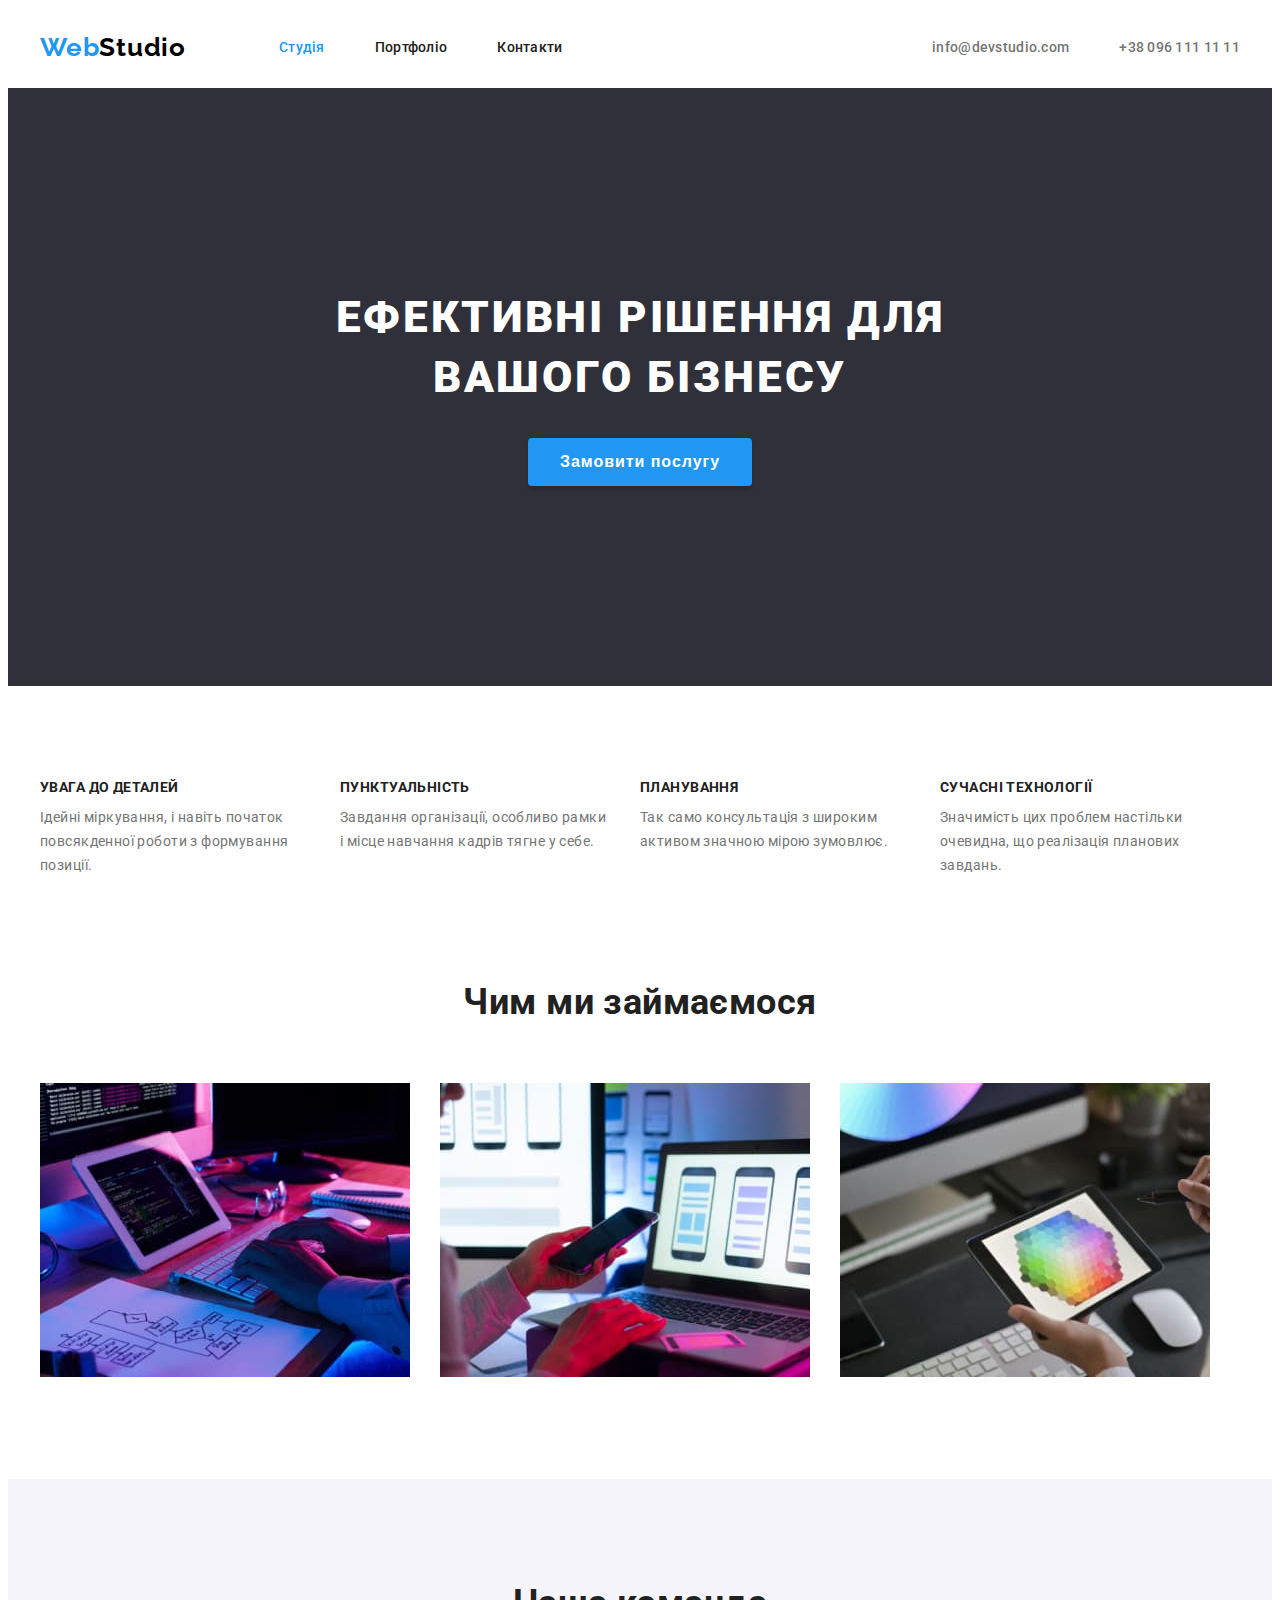
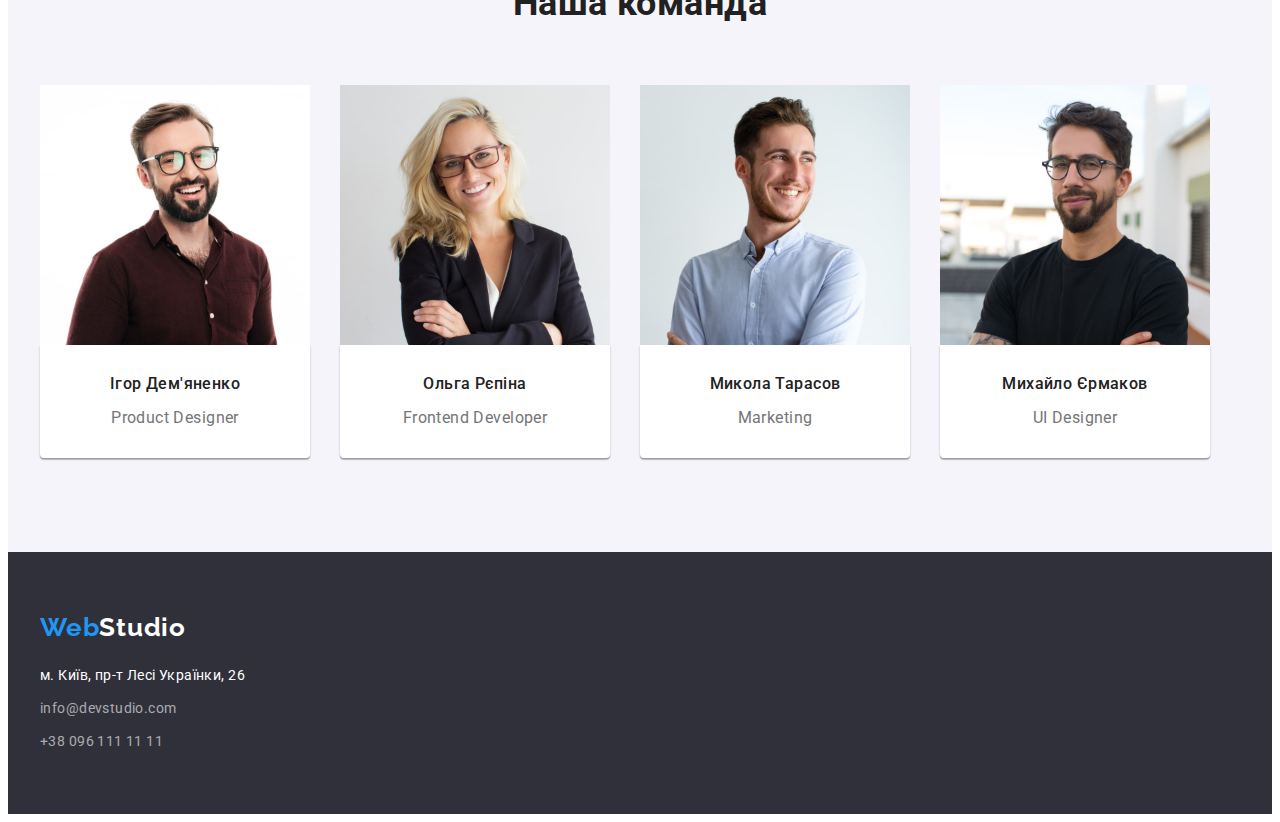
<file: index.html>
<!DOCTYPE html>
<html lang="uk">

<head>
    <meta charset="UTF-8">
    <meta http-equiv="X-UA-Compatible" content="IE=edge">
    <meta name="viewport" content="width=device-width, initial-scale=1.0">
    <title>Document</title>
    <link rel="preconnect" href="https://fonts.googleapis.com">
<link rel="preconnect" href="https://fonts.gstatic.com" crossorigin>
<link href="https://fonts.googleapis.com/css2?family=Raleway:wght@700&family=Roboto:wght@400;500;700;900&display=swap" rel="stylesheet">
 <link rel="stylesheet" href="https://cdnjs.cloudflare.com/ajax/libs/modern-normalize/1.1.0/modern-normalize.min.css" integrity="sha512-wpPYUAdjBVSE4KJnH1VR1HeZfpl1ub8YT/NKx4PuQ5NmX2tKuGu6U/JRp5y+Y8XG2tV+wKQpNHVUX03MfMFn9Q==" crossorigin="anonymous" referrerpolicy="no-referrer"/>   
<link rel="stylesheet" href="./css/styles.css"/>
</head>

<body>
    <!--Шапка сайта-->
    
    <header class="page-header">
        <div class="container main-nav">
        <nav class="main-nav">
            <a href="./index.html" class="logo">
                <span class="accent">Web</span>Studio
            </a>

            <ul class="site-nav list">
                <li class="item"> <a href="./index.html" class="link current">Студія</a></li>
                <li class="item"> <a href="./portfolio.html" class="link">Портфоліо</a></li>
                <li class="item"> <a href="#" class="link">Контакти</a></li>
            </ul>
        </nav>
        


        <ul class="auth-nav list">
            <li class="item"><a href="mailto:info@devstudio.com" class="link">info@devstudio.com</a></li>
            <li class="item"><a href="tel:+380961111111" class="link">+38 096 111 11 11</a></li>
        </ul>
    </div>
    </header>


    
    <main>
        <!--Герой-->
        <section class="hero">
            <div class="container">
            <h1 class="hero-title">Ефективні рішення для вашого бізнесу</h1>
            <button type="button" name="button" class="hero-btn">Замовити послугу</button>
           </div>
        </section>

        <!--Особливості роботи-->
        <section class="feature section">
        <div class="container">
             <h2 class="section-title" hidden>Особливості</h2>

            <ul class="feature-list list">
                <li class="feature-item">
                    <h3 class="feature-title">УВАГА ДО ДЕТАЛЕЙ</h3>
                    <p class="feature-text">Ідейні міркування, і навіть початок повсякденної роботи з формування позиції.</p>
                </li>
                <li class="feature-item">
                    <h3 class="feature-title">ПУНКТУАЛЬНІСТЬ</h3>
                    <p class="feature-text">Завдання організації, особливо рамки і місце навчання кадрів тягне у себе.</p>
                </li>
                <li class="feature-item">
                    <h3 class="feature-title">ПЛАНУВАННЯ</h3>
                    <p class="feature-text"> Так само консультація з широким активом значною мірою зумовлює.</p>
                </li>
                <li class="feature-item">
                    <h3 class="feature-title">СУЧАСНІ ТЕХНОЛОГІЇ</h3>
                    <p class="feature-text">Значимість цих проблем настільки очевидна, що реалізація планових завдань.</p>
                </li>
            </ul>
         </div>
</section>

        <!--Приклади роботи-->
        <section class="work section">
        <div class="container">
                <h2 class="section-title">Чим ми займаємося</h2>

            <ul class="work-list list" >
                <li class="work-item"><img src="./image/box-1.jpg" alt="Робоче місце" width="370"/></li>
                <li class="work-item"><img src="./image/box-2.jpg" alt="Ноутбук" width="370"/></li>
                <li class="work-item"><img src="./image/box-3.jpg" alt="Планшет" width="370"/></li>
            </ul>
        </div>
        </section>
   

        <!--Команда-->
        <section class="team section">
        <div class="container">
                    <h2 class="section-title">Наша команда</h2>
            <ul class="team-list list">
                <li class="team-item">
                    <img class="team-img" src="./image/team-card-1.jpg" alt="Ігор Дем'яненко" width="270"/>
                    <div class="team-card">
                    <h3 class="team-title">Ігор Дем'яненко</h3>
                    <p class="team-profession">Product Designer</p>
                </div>
                </li>
                <li class="team-item">
                    <img class="team-img" src="./image/team-card-2.jpg" alt="Ольга Рєпіна" width="270"/>
                    <div class="team-card">
                    <h3 class="team-title">Ольга Рєпіна</h3>
                    <p class="team-profession">Frontend Developer</p>
               </div>
                </li>
                <li class="team-item">
                    <img class="team-img" src="./image/team-card-3.jpg" alt="Микола Тарасов" width="270"/>
                    <div class="team-card">
                    <h3 class="team-title">Микола Тарасов</h3>
                    <p class="team-profession">Marketing</p>
                </div>
                </li>
                <li class="team-item">
                    <img class="team-img" src="./image/team-card-4.jpg" alt="Михайло Єрмаков" width="270"/>
                    <div class="team-card">
                    <h3 class="team-title">Михайло Єрмаков</h3>
                    <p class="team-profession">UI Designer</p>
               </div>
                </li>
            </ul>
       
        </div>
    </section>
    </main>

    <!--Футер-->
    <footer class="page-footer">
        <div class="container">
        <a href="./index.html" class="logo-footer">
                <span class="accent">Web</span>Studio
            </a>

            <section>

        <address class="adress">
            <ul class="adress-list list">
                <li class="mail-items">
                    <a href="https://goo.gl/maps/m37v5d8VHXMpui1S7" target="_blank" rel="noopener noreferrer" class="adress-map link">м. Київ,
                        пр-т Лесі Українки, 26 </a>
                    </li>
                <li class="mail-items">
                    <a href="mailto:info@devstudio.com" class="mail link" >info@devstudio.com </a></li>
                <li class="mail-items">
                    <a href="tel:+380961111111" class="mail link">+38 096 111 11 11 </a></li>
            </ul>
        </address>
    </section>
        </div>

    </footer>
</body>

</html>
</file>
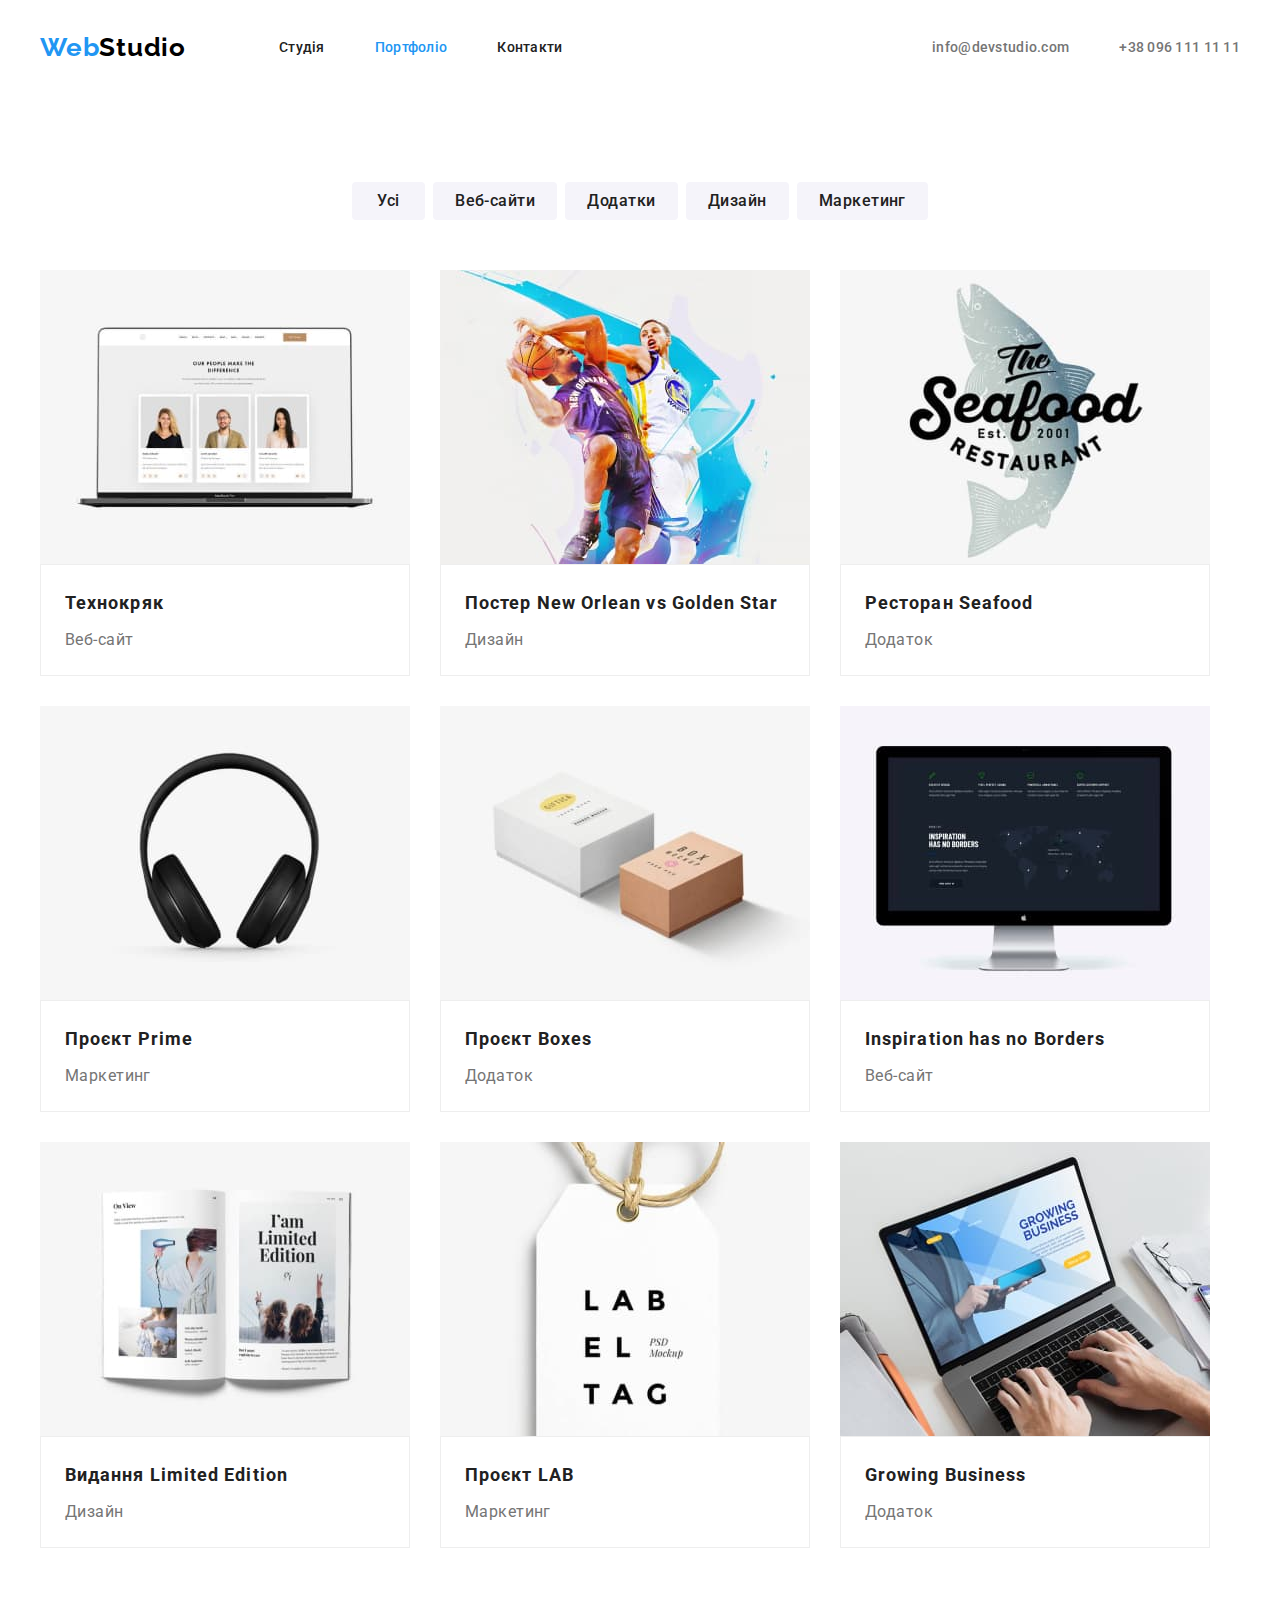
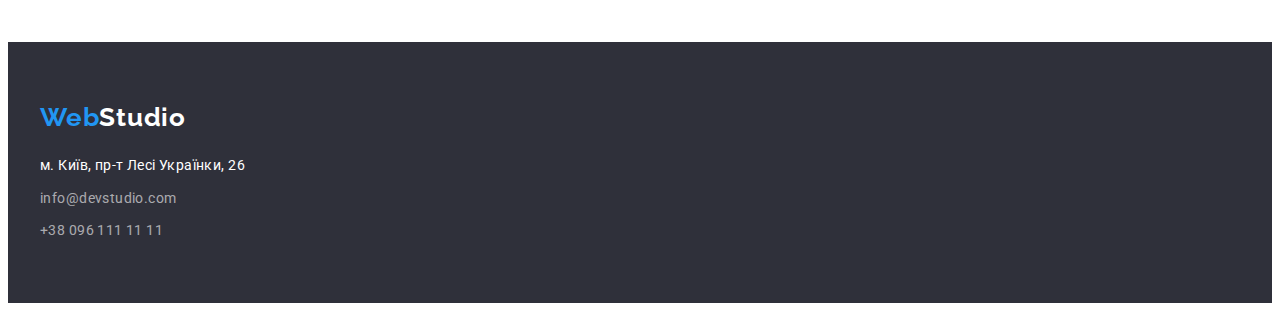
<file: portfolio.html>
<!DOCTYPE html>
<html lang="uk">
<head>
    <meta charset="UTF-8">
    <meta http-equiv="X-UA-Compatible" content="IE=edge">
    <meta name="viewport" content="width=device-width, initial-scale=1.0">
    <title>Document</title>
    <link rel="preconnect" href="https://fonts.googleapis.com">
    <link rel="preconnect" href="https://fonts.gstatic.com" crossorigin>
    <link href="https://fonts.googleapis.com/css2?family=Raleway:wght@700&family=Roboto:wght@400;500;700;900&display=swap"
       rel="stylesheet">
       <link rel="stylesheet" href="https://cdnjs.cloudflare.com/ajax/libs/modern-normalize/1.1.0/modern-normalize.min.css" integrity="sha512-wpPYUAdjBVSE4KJnH1VR1HeZfpl1ub8YT/NKx4PuQ5NmX2tKuGu6U/JRp5y+Y8XG2tV+wKQpNHVUX03MfMFn9Q==" crossorigin="anonymous" referrerpolicy="no-referrer"/>
       <link rel="stylesheet" href="./css/styles.css"/>
</head>

<body>
    <!--Шапка сайта-->
    <header class="page-header">
        <div class="container main-nav">
        <nav class="main-nav">
            <a href="./index.html" class="logo">
                <span class="accent">Web</span>Studio
            </a>

            <ul class="site-nav list">
                <li class="item"> <a href="./index.html" class="link">Студія</a></li>
                <li class="item"> <a href="./portfolio.html" class="link current">Портфоліо</a></li>
                <li class="item"> <a href="#" class="link">Контакти</a></li>
            </ul>
        </nav>
        


        <ul class="auth-nav list">
            <li class="item"><a href="mailto:info@devstudio.com" class="link">info@devstudio.com</a></li>
            <li class="item"><a href="tel:+380961111111" class="link">+38 096 111 11 11</a></li>
        </ul>
    </div>
    </header>
 

<!--Фільтр-->
<main>
<section class="filters section">
<div class="container">
    <h1 class="hero-title" hidden>Галерея робіт</h1>
    <ul class="filters-list list">
        <li class="filter-item"><button type="button" name="button" class="filter-btn">Усі</button></li>
        <li class="filter-item"><button type="button" name="button" class="filter-btn">Веб-сайти</button></li>
        <li class="filter-item"><button type="button" name="button" class="filter-btn">Додатки</button></li>
        <li class="filter-item"><button type="button" name="button" class="filter-btn">Дизайн</button></li>
        <li class="filter-item"><button type="button" name="button" class="filter-btn">Маркетинг</button></li>
    </ul>
</div>


   <!--Галерея-->
   
<div class="progects container">

    <ul class="progects-list list">
        <li class="progects-items">
            <a href=""><img class="progect-img" src="./image/img1.jpg" alt="Приклад вебсайту" width="370"/>
            <div class="card-title">
            <h2 class="title-progect">Технокряк</h2>
            <p class="title-text">Веб-сайт</p>
        </div>
        </a>
        </li>
        <li class="progects-items">
            <a href="">
            <img class="progect-img"  src="./image/img2.jpg" alt="Два гравці з м'ячем" width="370" />
            <div class="card-title">
            <h2 class="title-progect">Постер New Orlean vs Golden Star</h2>
            <p class="title-text">Дизайн</p>
            </div>
            </a>
        </li>
        <li class="progects-items"><a href="">
            <img class="progect-img" src="./image/img3.jpg" alt="Емблема ресторана Seafood" width="370"/>
            <div class="card-title">
            <h2 class="title-progect">Ресторан Seafood</h2>
            <p class="title-text">Додаток</p>
            </div>
            </a>
        </li>
        <li class="progects-items"><a href="">
            <img class="progect-img" src="./image/img4.jpg" alt="Навушники" width="370"/>
            <div class="card-title">
            <h2 class="title-progect">Проєкт Prime</h2>
            <p class="title-text">Маркетинг</p>
            </div>
            </a>
        </li>
        <li class="progects-items"><a href="">
            <img class="progect-img" src="./image/img5.jpg" alt="Дві коробки" width="370"/>
            <div class="card-title">
            <h2 class="title-progect">Проєкт Boxes</h2>
            <p class="title-text">Додаток</p>
            </div>
            </a>
        </li>
        <li class="progects-items"><a href="">
            <img class="progect-img" src="./image/img6.jpg" alt="Монітор комп'ютера" width="370"/>
            <div class="card-title">
            <h2 class="title-progect">Inspiration has no Borders</h2>
            <p class="title-text">Веб-сайт</p>
           </div>
           </a>
        </li>
        <li class="progects-items"><a href="">
            <img class="progect-img" src="./image/img7.jpg" alt="Розгорнута книжка" width="370"/>
            <div class="card-title">
            <h2 class="title-progect"> Видання Limited Edition</h2>
            <p class="title-text">Дизайн</p> 
            </div>
            </a>
        </li>
        <li class="progects-items"><a href="">
            <img class="progect-img" src="./image/img8.jpg" alt="Бірка" width="370"/>
            <div class="card-title">
            <h2 class="title-progect">Проєкт LAB</h2>
            <p class="title-text">Маркетинг</p> 
            </div>
            </a>
        </li>
        <li class="progects-items"><a href="">
            <img class="progect-img" src="./image/img9.jpg" alt="Відкритий ноутбук" width="370"/>
            <div class="card-title">
            <h2 class="title-progect">Growing Business</h2>
            <p class="title-text">Додаток</p>
             </div>
             </a>
        </li>
    </ul>
</div>
   </section>

</main>

    <!--Футер-->
    <footer class="page-footer">
        <div class="container">
        <a href="./index.html" class="logo-footer">
                <span class="accent">Web</span>Studio
            </a>

            <section>

        <address class="adress">
            <ul class="adress-list list">
                <li class="mail-items">
                    <a href="https://goo.gl/maps/m37v5d8VHXMpui1S7" target="_blank" rel="noopener noreferrer" class="adress-map link">м. Київ,
                        пр-т Лесі Українки, 26 </a>
                    </li>
                <li class="mail-items">
                    <a href="mailto:info@devstudio.com" class="mail link" >info@devstudio.com </a></li>
                <li class="mail-items">
                    <a href="tel:+380961111111" class="mail link">+38 096 111 11 11 </a></li>
            </ul>
        </address>
    </section>
        </div>

    </footer>

</body>
</html>
</file>
<file: css/styles.css>
:root {
    --primary-text-color: #757575;
    --title-text-color: #212121;
    --white-color: #FFFFFF;
    --accent-color: #2196F3;
    --logo-tetx-color: #000000;
}


body {
    
    color: var(--primary-text-color);
    background-color: #FFFFFF;

    font-family: Roboto, sans-serif;
    letter-spacing: 0.03em;
    font-size: 14px;
    line-height: 1.71;
    }

    /* Утіліти */
    
    .list {
    padding: 0;
    margin: 0;
    list-style: none;  
    }

    .container {
        margin-left: auto;
        margin-right: auto;
        width: 1200px;
        padding-right: 15px;
        padding-left: 15px;

    }

   /* Page header */
   
   .page-header {
    height: 80px;
   }

       
    /* Logo */

    .logo {
    color: var(--logo-tetx-color);
    font-family: Raleway, sans-serif;
    font-weight: 700;
    font-size: 26px;
    line-height: 1.19;
    letter-spacing: 0.03em;
    text-decoration: none;
    }

    .logo:hover,
    .logo:focus {
        color: var(--accent-color);
    }

   .accent {
    color: var(--accent-color);
    }

    
    /* Main-nav */
   .main-nav {
    display: flex;
    align-items: center;
    }

    .main-nav .logo {
        padding-top: 24px;
    padding-bottom: 25px;
    }


    /* Site nav */

    .site-nav {
    display: flex;
    margin-left: 93px;
    }

    .site-nav .item +.item,
    .auth-nav .item +.item {
    margin-left: 50px;
    } 

/*  .site-nav  .item:not(:last-child),
    .auth-nav .item:not(:last-child) {
        margin-right: 50px;
    } */


    .site-nav .link,
    .auth-nav .link {
    display: block;
    padding-top: 32px;
    padding-bottom: 32px;
        
    font-weight: 500;
    font-size: 14px;
    line-height: 1.14;
    letter-spacing: 0.02em;
    text-decoration: none;
    }

    .site-nav .link{
    color: var(--title-text-color);        
    }

    .site-nav .link:hover,
    .auth-nav .link:hover,
    .site-nav .link:focus,
    .auth-nav .link:focus {
    color: var(--accent-color);
    }

   .site-nav .link.current {
    color: var(--accent-color);
   }

   /* Auth-nav */
   .auth-nav {
    display: flex;
    margin-left: auto;
   }
   
   .auth-nav .link {
    color: var(--primary-text-color);
    }

     /* Hero */

    .hero {
    text-align: center;
    padding-top: 200px;
    padding-bottom: 200px;

    background-color: #2F303A;
    }

    .hero-title {
    margin: auto;
    margin-bottom: 30px;
    width: 696px;

    color: var(--white-color);
    font-style: normal;
    font-weight: 900;
    font-size: 44px;
    line-height: 1.36;
    text-align: center;
    letter-spacing: 0.06em;
    text-transform: uppercase;
    }

    .hero-btn {
    display: inline-block;
   
    padding: 10px 32px;
    min-width: 216px;
    text-align: center;
    border: none;
    box-shadow: 0px 4px 4px rgba(0, 0, 0, 0.15);
    border-radius: 4px;

    color: var(--white-color);
    background-color: var(--accent-color);

    font-weight: 700;
    font-size: 16px;
    line-height: 1.8;
    letter-spacing: 0.06em;
    text-decoration: none;
    cursor: pointer;
    }

    .hero-btn:hover,
    .hero-btn:focus,
    .hero-btn:active {
        background: #188CE8;
    }


    
    

    /* Section */

    .section {
    padding-top: 94px;
    padding-bottom: 94px;
    }

    .section.no-padding {
    padding-top: 0;
    padding-bottom: 0;
    }

    .section-title {
    margin-top: 0;
    margin-bottom: 50px;

    color: var(--title-text-color); 

    font-weight: 700;
    font-size: 36px;
    line-height: 1.7;
    text-align: center;

   
    }

    /* Feature list */



    .feature-list {
    display: flex;
   
    
    }

    .feature-item {
    width: 270px;
    margin-right: 30px;
    align-items: center;
    }

    .feature-item:nth-child(4n) {
        margin-right: 0;
    }

    .feature-title {
    margin-top: 0;
    margin-bottom: 10px;
    color: var(--title-text-color);
    font-weight: 700;
    font-size: 14px;
    line-height: 1.14;
    }

    .feature-text {
     margin-top: 0;
     margin-bottom: 0;
    }

   /* Work-list */

   .work {
    padding-top: 0;
   }


   .work-list {
    display: flex;
    align-items: center;
 
    }

  .work-item {
    margin-right: 30px;
    margin-bottom: 0;
  }

  .work-item:nth-child(3n) {
    margin-right: 0;
  }



    /* Team */

    .team {

        background-color: #F5F4FA;

        
    }

   .team-list {
        display: flex;                 

    }

    .team-img {
        display: block;
        margin-bottom: 0;
    }

    .team-card {
        padding-top: 30px;
        padding-bottom: 30px;
        text-align: center;
        margin-top: 0;
        
     
        
        background-color: var(--white-color);
             
        box-shadow: 0px 1px 3px rgba(0, 0, 0, 0.12), 0px 1px 1px rgba(0, 0, 0, 0.14), 0px 2px 1px rgba(0, 0, 0, 0.2);
        border-radius: 0px 0px 4px 4px;  

    }

    .team-item {
        margin-right: 30px;
        margin-top: 0; 
    }

    .team-item:nth-child(4n) {
        margin-right: 0;    
    }



    .team-title {
    margin-top: 0; 
    margin-bottom: 10; 
    
    color: var(--title-text-color);
    font-weight: 500;
    font-size: 16px;
    line-height: 1.18; 
    }

    .team-profession {
    margin-top: 0;
    margin-bottom: 0;
  

    font-weight: 400;
    font-size: 16px;
    line-height: 1.18;
    }



    /* Portfolio */

    /* Filters */

   

    .filters-list {
     display: flex;
    justify-content: center;
    }

        
    .filter-item + .filter-item {
    margin-left: 8px;
    }

    .filter-btn {
    padding: 6px 22px;
    min-width:73px;
    border-radius: 4px;
    border: none;
    display: inline-block;
    text-decoration: none;
    text-align: center;



    margin-top: 0;
    margin-bottom: 50px;
     
    color: var(--title-text-color);
    background-color: #F5F4FA;
    font-family: 'Roboto';
    font-style: normal;
    font-weight: 500;
    font-size: 16px;
    line-height: 1.62;
    letter-spacing: 0.03em;
    cursor: pointer;
    }


    .filter-btn:hover,
    .filter-btn:focus {
    color: var(--white-color);
    background-color:  var(--accent-color);
    box-shadow: 0px 3px 1px rgba(0, 0, 0, 0.1), 0px 1px 2px rgba(0, 0, 0, 0.08), 0px 2px 2px rgba(0, 0, 0, 0.12);
     }
    
    

    /* Progects */

    .progects-list {
    display: flex;
    flex-wrap: wrap;}

    .progect-img {
        display: block;
        margin-bottom: 0;

    }
  
    .card-title {
        padding: 20px 24px;
        border: 1px solid #EEEEEE;
    }

    .progects-items {
     width: 370px;
    margin-right: 30px;
     margin-bottom: 30px;
     

    }

    .progects-items:nth-child(3n) {
    margin-right: 0;
    }

    .progects-items:nth-last-child(-n + 3) {
    margin-bottom: 0;
    }


    .title-progect {
    margin-top: 0;
     margin-bottom: 4px;

    color: var(--title-text-color);
    font-weight: 700;
    font-size: 18px;
    line-height: 2;
    letter-spacing: 0.06em;
    color: var(--title-text-color);
    }
    
    .title-text {
    margin-top: 0;
    margin-bottom: 0;

    color: var(--primary-text-color);
    font-size: 16px;
    line-height: 1.87;
    }
    
    a {
   

    text-decoration: none;
    }

    /* Футер */

    .page-footer {
    padding-top: 60px;
    padding-bottom: 60px;

    color: var(--white-color);
    background: #2F303A;
    text-decoration: none;
    }

    .logo-footer {
    font-family: 'Raleway';
    font-weight: 700;
    font-size: 26px;
    line-height: 1.19;
    letter-spacing: 0.03em;
    color: #FFFFFF;
    }

    .logo-footer:hover,
    .logo-footer:focus {
    color: var(--accent-color);
    }

    .adress {
    font-style: normal;
    }

    .adress {
    display: block;
    margin-top: 20px;
    }

    .mail-items{

    margin-bottom: 9px;
    }   

    .mail-items:last-child {
    margin-bottom: 0;
    }


    .adress-map {

    color: var(--hero-text-color);
    text-decoration: none;
    }

    .adress-map:hover,
    .adress-map:focus {
    color: var(--accent-color);
    }

    .mail {
    text-decoration: none;
    color: rgba(255, 255, 255, 0.6);
    }
    
    .mail:hover,
    .mail:focus  {
        color: var(--accent-color);
    }
</file>
